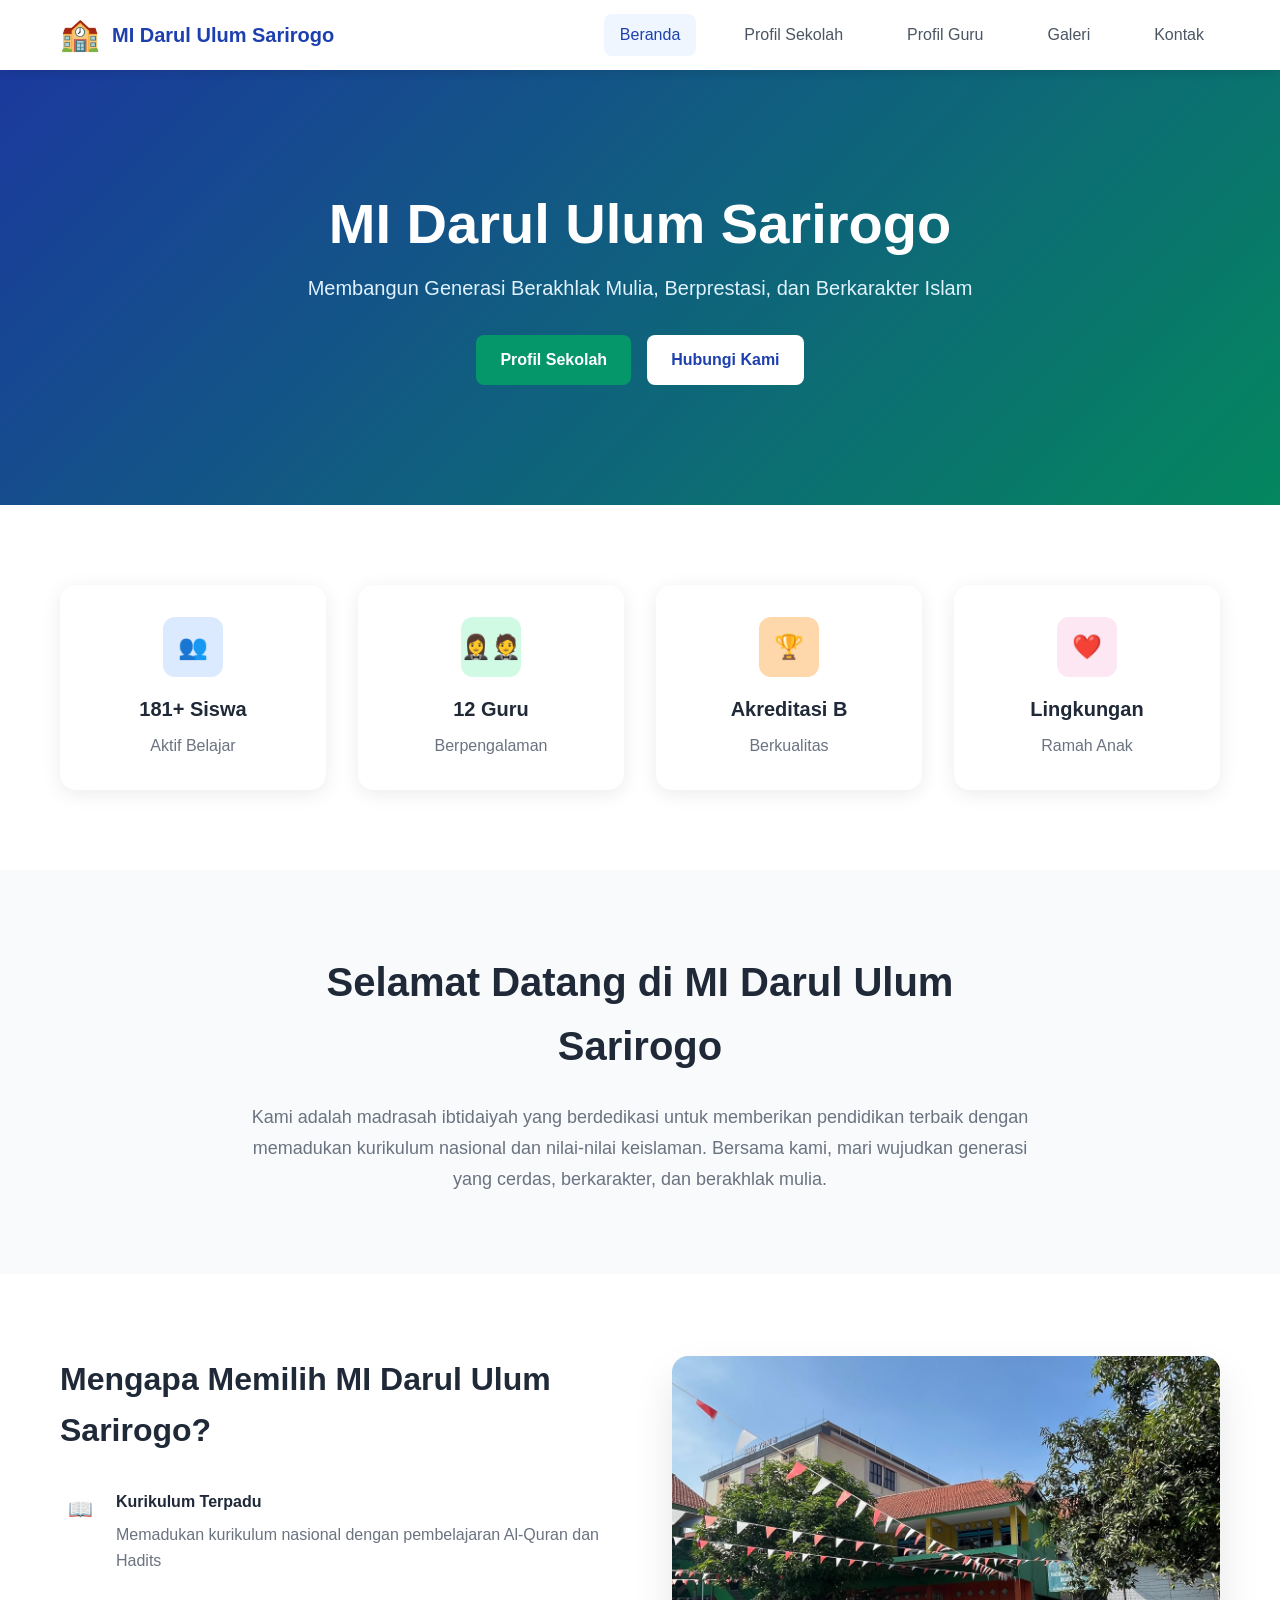
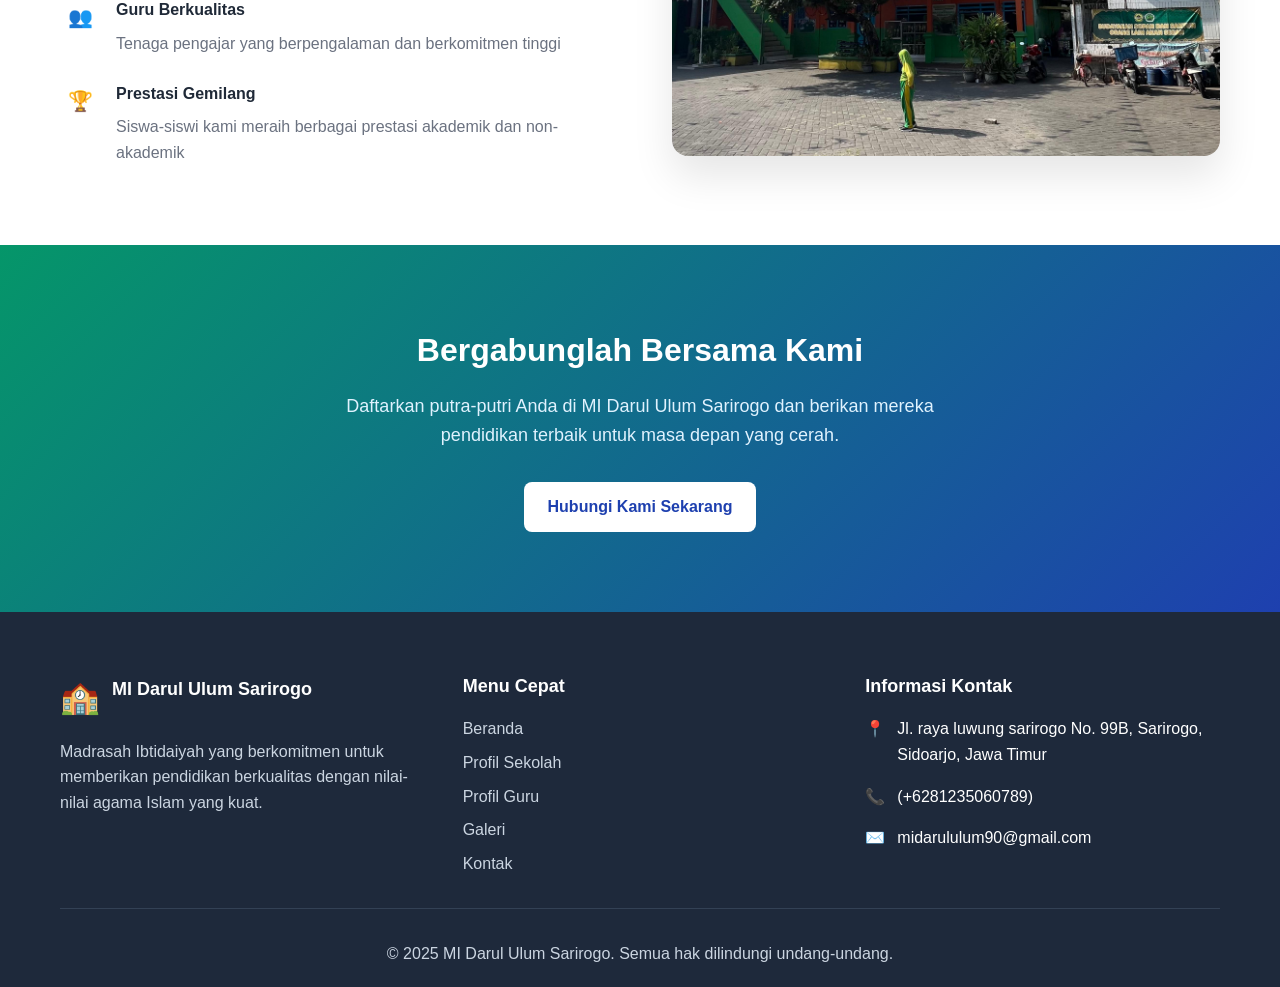
<file: index.html>
<!DOCTYPE html>
<html lang="id">
<head>
    <meta charset="UTF-8">
    <meta name="viewport" content="width=device-width, initial-scale=1.0">
    <title>MI Darul Ulum Sarirogo - Beranda</title>
    <link rel="stylesheet" href="styles.css">
</head>
<body>
    <!-- Navigation -->
    <nav class="navbar">
        <div class="nav-container">
            <div class="nav-brand">
                <div class="logo">🏫</div>
                <span class="brand-text">MI Darul Ulum Sarirogo</span>
            </div>
            <div class="nav-menu">
                <a href="index.html" class="nav-link active">Beranda</a>
                <a href="profile.html" class="nav-link">Profil Sekolah</a>
                <a href="teachers.html" class="nav-link">Profil Guru</a>
                <a href="gallery.html" class="nav-link">Galeri</a>
                <a href="contact.html" class="nav-link">Kontak</a>
            </div>
        </div>
    </nav>

    <!-- Hero Section -->
    <section class="hero">
        <div class="hero-content">
            <h1 class="hero-title">MI Darul Ulum Sarirogo</h1>
            <p class="hero-subtitle">Membangun Generasi Berakhlak Mulia, Berprestasi, dan Berkarakter Islam</p>
            <div class="hero-buttons">
                <a href="profile.html" class="btn btn-primary">Profil Sekolah</a>
                <a href="contact.html" class="btn btn-secondary">Hubungi Kami</a>
            </div>
        </div>
    </section>

    <!-- Quick Info Cards -->
    <section class="quick-info">
        <div class="container">
            <div class="info-grid">
                <div class="info-card">
                    <div class="info-icon blue">👥</div>
                    <h3>181+ Siswa</h3>
                    <p>Aktif Belajar</p>
                </div>
                <div class="info-card">
                    <div class="info-icon green">🤵‍♀🤵</div>
                    <h3>12 Guru</h3>
                    <p>Berpengalaman</p>
                </div>
                <div class="info-card">
                    <div class="info-icon orange">🏆</div>
                    <h3>Akreditasi B</h3>
                    <p>Berkualitas</p>
                </div>
                <div class="info-card">
                    <div class="info-icon pink">❤️</div>
                    <h3>Lingkungan</h3>
                    <p>Ramah Anak</p>
                </div>
            </div>
        </div>
    </section>

    <!-- Welcome Section -->
    <section class="welcome">
        <div class="container">
            <div class="welcome-content">
                <h2>Selamat Datang di MI Darul Ulum Sarirogo</h2>
                <p>Kami adalah madrasah ibtidaiyah yang berdedikasi untuk memberikan pendidikan terbaik dengan memadukan kurikulum nasional dan nilai-nilai keislaman. Bersama kami, mari wujudkan generasi yang cerdas, berkarakter, dan berakhlak mulia.</p>
            </div>
        </div>
    </section>

    <!-- Features Section -->
    <section class="features">
        <div class="container">
            <div class="features-grid">
                <div class="features-content">
                    <h3>Mengapa Memilih MI Darul Ulum Sarirogo?</h3>
                    <div class="feature-list">
                        <div class="feature-item">
                            <div class="feature-icon blue">📖</div>
                            <div class="feature-text">
                                <h4>Kurikulum Terpadu</h4>
                                <p>Memadukan kurikulum nasional dengan pembelajaran Al-Quran dan Hadits</p>
                            </div>
                        </div>
                        <div class="feature-item">
                            <div class="feature-icon green">👥</div>
                            <div class="feature-text">
                                <h4>Guru Berkualitas</h4>
                                <p>Tenaga pengajar yang berpengalaman dan berkomitmen tinggi</p>
                            </div>
                        </div>
                        <div class="feature-item">
                            <div class="feature-icon orange">🏆</div>
                            <div class="feature-text">
                                <h4>Prestasi Gemilang</h4>
                                <p>Siswa-siswi kami meraih berbagai prestasi akademik dan non-akademik</p>
                            </div>
                        </div>
                    </div>
                </div>
                <div class="features-image">
                    <img src="image/fotosekolah2.jpg" alt="Kegiatan belajar siswa">
                </div>
            </div>
        </div>
    </section>

    <!-- CTA Section -->
    <section class="cta">
        <div class="container">
            <div class="cta-content">
                <h3>Bergabunglah Bersama Kami</h3>
                <p>Daftarkan putra-putri Anda di MI Darul Ulum Sarirogo dan berikan mereka pendidikan terbaik untuk masa depan yang cerah.</p>
                <a href="contact.html" class="btn btn-white">Hubungi Kami Sekarang</a>
            </div>
        </div>
    </section>

    <!-- Footer -->
    <footer class="footer">
        <div class="container">
            <div class="footer-grid">
                <div class="footer-section">
                    <div class="footer-brand">
                        <div class="logo">🏫</div>
                        <h3>MI Darul Ulum Sarirogo</h3>
                    </div>
                    <p>Madrasah Ibtidaiyah yang berkomitmen untuk memberikan pendidikan berkualitas dengan nilai-nilai agama Islam yang kuat.</p>
                </div>
                <div class="footer-section">
                    <h3>Menu Cepat</h3>
                    <ul class="footer-links">
                        <li><a href="index.html">Beranda</a></li>
                        <li><a href="profile.html">Profil Sekolah</a></li>
                        <li><a href="teachers.html">Profil Guru</a></li>
                        <li><a href="gallery.html">Galeri</a></li>
                        <li><a href="contact.html">Kontak</a></li>
                    </ul>
                </div>
                <div class="footer-section">
                    <h3>Informasi Kontak</h3>
                    <div class="contact-info">
                        <div class="contact-item">
                            <span class="contact-icon">📍</span>
                            <span>Jl. raya luwung sarirogo No. 99B, Sarirogo, Sidoarjo, Jawa Timur</span>
                        </div>
                        <div class="contact-item">
                            <span class="contact-icon">📞</span>
                            <span>(+6281235060789)</span>
                        </div>
                        <div class="contact-item">
                            <span class="contact-icon">✉️</span>
                            <span>midarululum90@gmail.com</span>
                        </div>
                    </div>
                </div>
            </div>
            <div class="footer-bottom">
                <p>© 2025 MI Darul Ulum Sarirogo. Semua hak dilindungi undang-undang.</p>
            </div>
        </div>
    </footer>
</body>
</html>
</file>
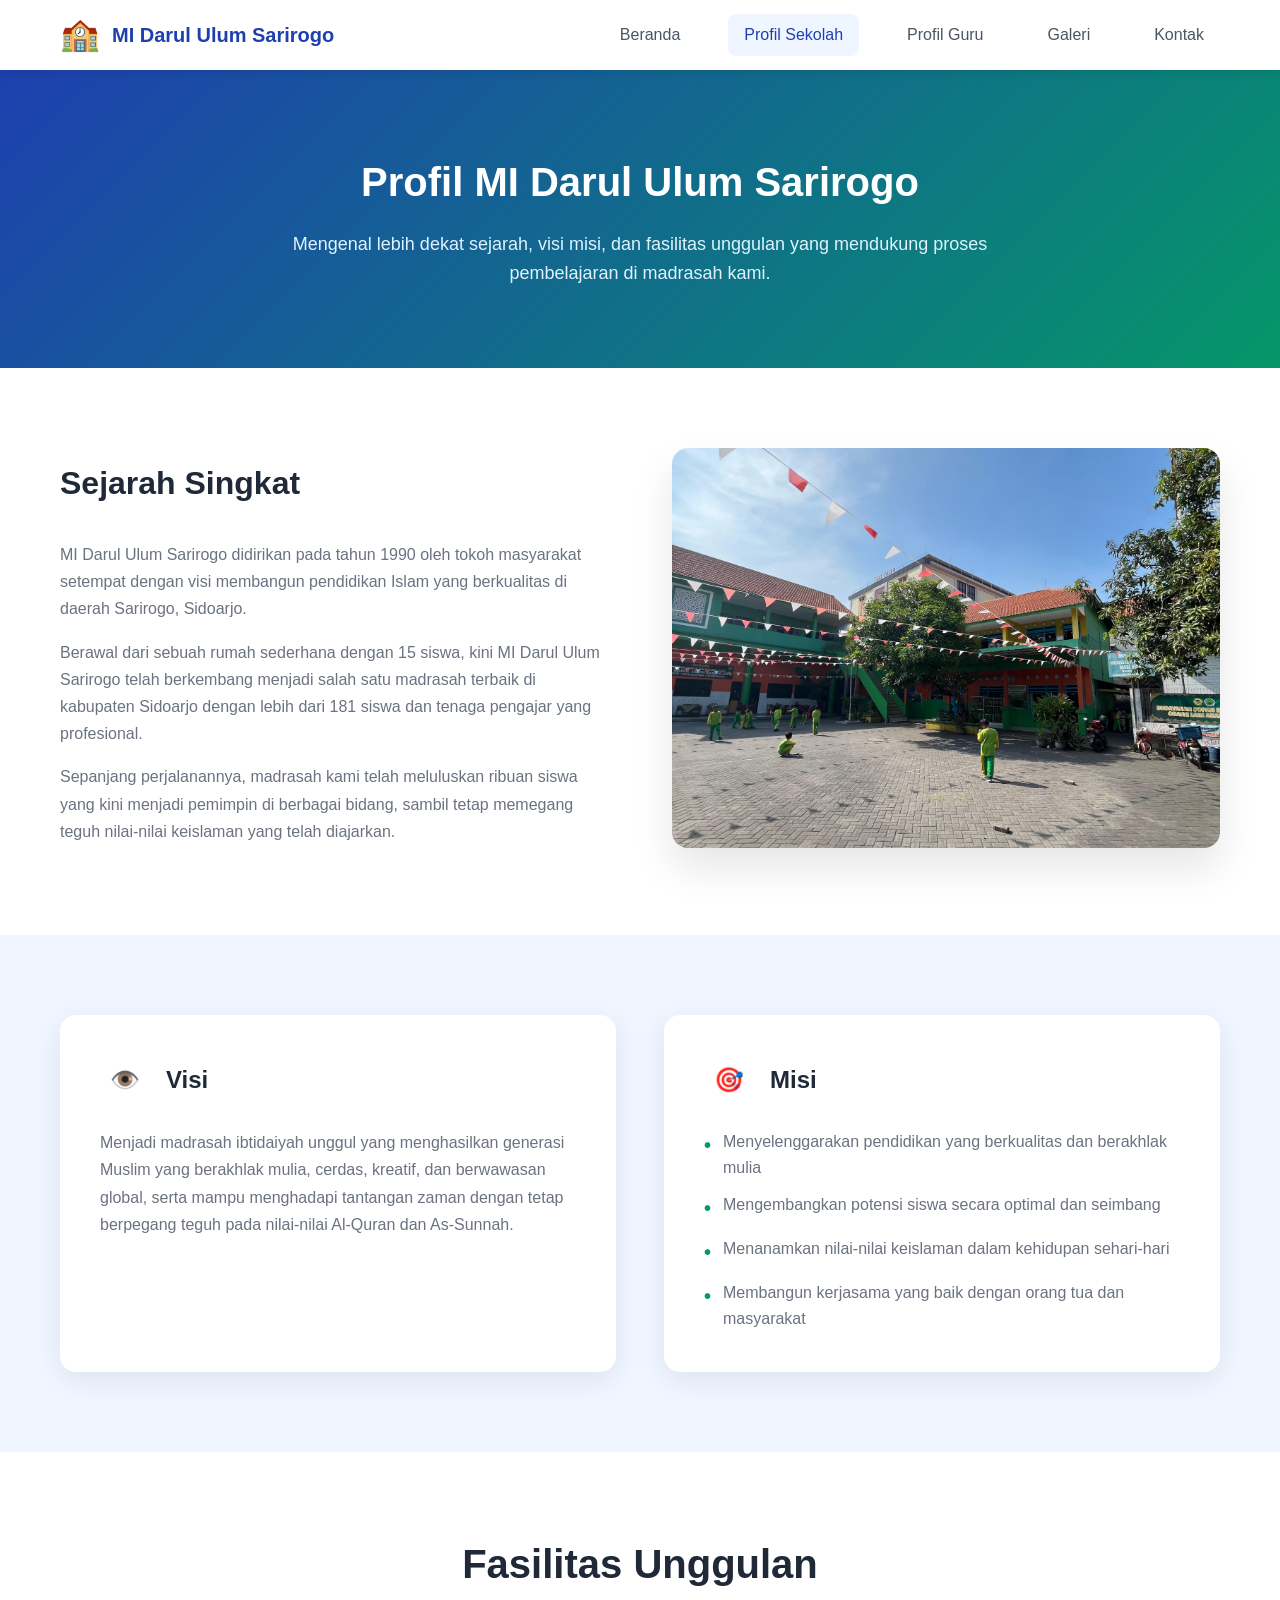
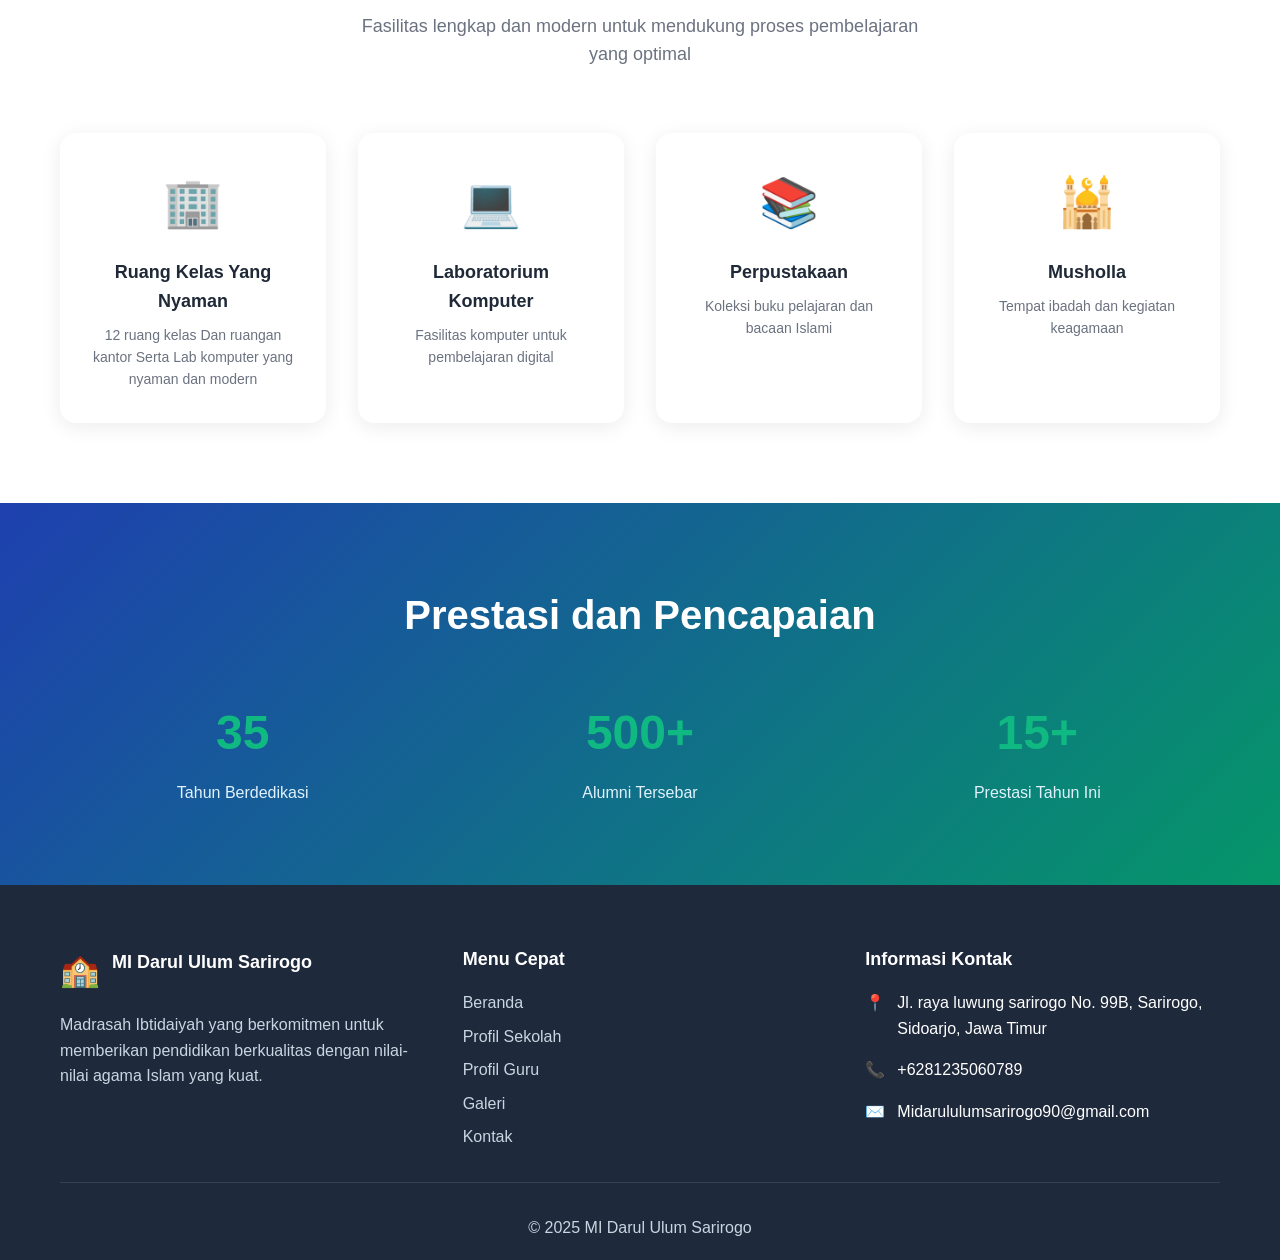
<file: profile.html>
<!DOCTYPE html>
<html lang="id">
<head>
    <meta charset="UTF-8">
    <meta name="viewport" content="width=device-width, initial-scale=1.0">
    <title>Profil Sekolah - MI Darul Ulum Sarirogo</title>
    <link rel="stylesheet" href="styles.css">
</head>
<body>
    <!-- Navigation -->
    <nav class="navbar">
        <div class="nav-container">
            <div class="nav-brand">
                <div class="logo">🏫</div>
                <span class="brand-text">MI Darul Ulum Sarirogo</span>
            </div>
            <div class="nav-menu">
                <a href="index.html" class="nav-link">Beranda</a>
                <a href="profile.html" class="nav-link active">Profil Sekolah</a>
                <a href="teachers.html" class="nav-link">Profil Guru</a>
                <a href="gallery.html" class="nav-link">Galeri</a>
                <a href="contact.html" class="nav-link">Kontak</a>
            </div>
        </div>
    </nav>

    <!-- Header Section -->
    <section class="page-header">
        <div class="container">
            <h1>Profil MI Darul Ulum Sarirogo</h1>
            <p>Mengenal lebih dekat sejarah, visi misi, dan fasilitas unggulan yang mendukung proses pembelajaran di madrasah kami.</p>
        </div>
    </section>

    <!-- History Section -->
    <section class="history">
        <div class="container">
            <div class="history-grid">
                <div class="history-content">
                    <h2>Sejarah Singkat</h2>
                    <div class="history-text">
                        <p>MI Darul Ulum Sarirogo didirikan pada tahun 1990 oleh tokoh masyarakat setempat dengan visi membangun pendidikan Islam yang berkualitas di daerah Sarirogo, Sidoarjo.</p>
                        <p>Berawal dari sebuah rumah sederhana dengan 15 siswa, kini MI Darul Ulum Sarirogo telah berkembang menjadi salah satu madrasah terbaik di kabupaten Sidoarjo dengan lebih dari 181 siswa dan tenaga pengajar yang profesional.</p>
                        <p>Sepanjang perjalanannya, madrasah kami telah meluluskan ribuan siswa yang kini menjadi pemimpin di berbagai bidang, sambil tetap memegang teguh nilai-nilai keislaman yang telah diajarkan.</p>
                    </div>
                </div>
                <div class="history-image">
                    <img src="image/fotosekolah1.jpg" alt="Gedung MI Darul Ulum Sarirogo">
                </div>
            </div>
        </div>
    </section>

    <!-- Vision & Mission -->
    <section class="vision-mission">
        <div class="container">
            <div class="vm-grid">
                <div class="vm-card">
                    <div class="vm-header">
                        <div class="vm-icon blue">👁️</div>
                        <h3>Visi</h3>
                    </div>
                    <p>Menjadi madrasah ibtidaiyah unggul yang menghasilkan generasi Muslim yang berakhlak mulia, cerdas, kreatif, dan berwawasan global, serta mampu menghadapi tantangan zaman dengan tetap berpegang teguh pada nilai-nilai Al-Quran dan As-Sunnah.</p>
                </div>
                <div class="vm-card">
                    <div class="vm-header">
                        <div class="vm-icon green">🎯</div>
                        <h3>Misi</h3>
                    </div>
                    <ul class="mission-list">
                        <li>Menyelenggarakan pendidikan yang berkualitas dan berakhlak mulia</li>
                        <li>Mengembangkan potensi siswa secara optimal dan seimbang</li>
                        <li>Menanamkan nilai-nilai keislaman dalam kehidupan sehari-hari</li>
                        <li>Membangun kerjasama yang baik dengan orang tua dan masyarakat</li>
                    </ul>
                </div>
            </div>
        </div>
    </section>

    <!-- Facilities -->
    <section class="facilities">
        <div class="container">
            <div class="section-header">
                <h2>Fasilitas Unggulan</h2>
                <p>Fasilitas lengkap dan modern untuk mendukung proses pembelajaran yang optimal</p>
            </div>
            <div class="facilities-grid">
                <div class="facility-card">
                    <div class="facility-icon">🏢</div>
                    <h4>Ruang Kelas Yang Nyaman</h4>
                    <p>12 ruang kelas Dan ruangan kantor Serta Lab komputer yang nyaman dan modern</p>
                </div>
                <div class="facility-card">
                    <div class="facility-icon">💻</div>
                    <h4>Laboratorium Komputer</h4>
                    <p>Fasilitas komputer untuk pembelajaran digital</p>
                </div>
                <div class="facility-card">
                    <div class="facility-icon">📚</div>
                    <h4>Perpustakaan</h4>
                    <p>Koleksi buku pelajaran dan bacaan Islami</p>
                </div>
                <div class="facility-card">
                    <div class="facility-icon">🕌</div>
                    <h4>Musholla</h4>
                    <p>Tempat ibadah dan kegiatan keagamaan</p>
                </div>
            </div>
        </div>
    </section>

    <!-- Achievement Section -->
    <section class="achievements">
        <div class="container">
            <h2>Prestasi dan Pencapaian</h2>
            <div class="achievement-grid">
                <div class="achievement-item">
                    <div class="achievement-number">35</div>
                    <p>Tahun Berdedikasi</p>
                </div>
                <div class="achievement-item">
                    <div class="achievement-number">500+</div>
                    <p>Alumni Tersebar</p>
                </div>
                <div class="achievement-item">
                    <div class="achievement-number">15+</div>
                    <p>Prestasi Tahun Ini</p>
                </div>
            </div>
        </div>
    </section>

    <!-- Footer -->
    <footer class="footer">
        <div class="container">
            <div class="footer-grid">
                <div class="footer-section">
                    <div class="footer-brand">
                        <div class="logo">🏫</div>
                        <h3>MI Darul Ulum Sarirogo</h3>
                    </div>
                    <p>Madrasah Ibtidaiyah yang berkomitmen untuk memberikan pendidikan berkualitas dengan nilai-nilai agama Islam yang kuat.</p>
                </div>
                <div class="footer-section">
                    <h3>Menu Cepat</h3>
                    <ul class="footer-links">
                        <li><a href="index.html">Beranda</a></li>
                        <li><a href="profile.html">Profil Sekolah</a></li>
                        <li><a href="teachers.html">Profil Guru</a></li>
                        <li><a href="gallery.html">Galeri</a></li>
                        <li><a href="contact.html">Kontak</a></li>
                    </ul>
                </div>
                <div class="footer-section">
                    <h3>Informasi Kontak</h3>
                    <div class="contact-info">
                        <div class="contact-item">
                            <span class="contact-icon">📍</span>
                            <span>Jl. raya luwung sarirogo No. 99B, Sarirogo, Sidoarjo, Jawa Timur</span>
                        </div>
                        <div class="contact-item">
                            <span class="contact-icon">📞</span>
                            <span>+6281235060789</span>
                        </div>
                        <div class="contact-item">
                            <span class="contact-icon">✉️</span>
                            <span>Midarululumsarirogo90@gmail.com</span>
                        </div>
                    </div>
                </div>
            </div>
            <div class="footer-bottom">
                <p>© 2025 MI Darul Ulum Sarirogo</p>
            </div>
        </div>
    </footer>
</body>
</html>
</file>
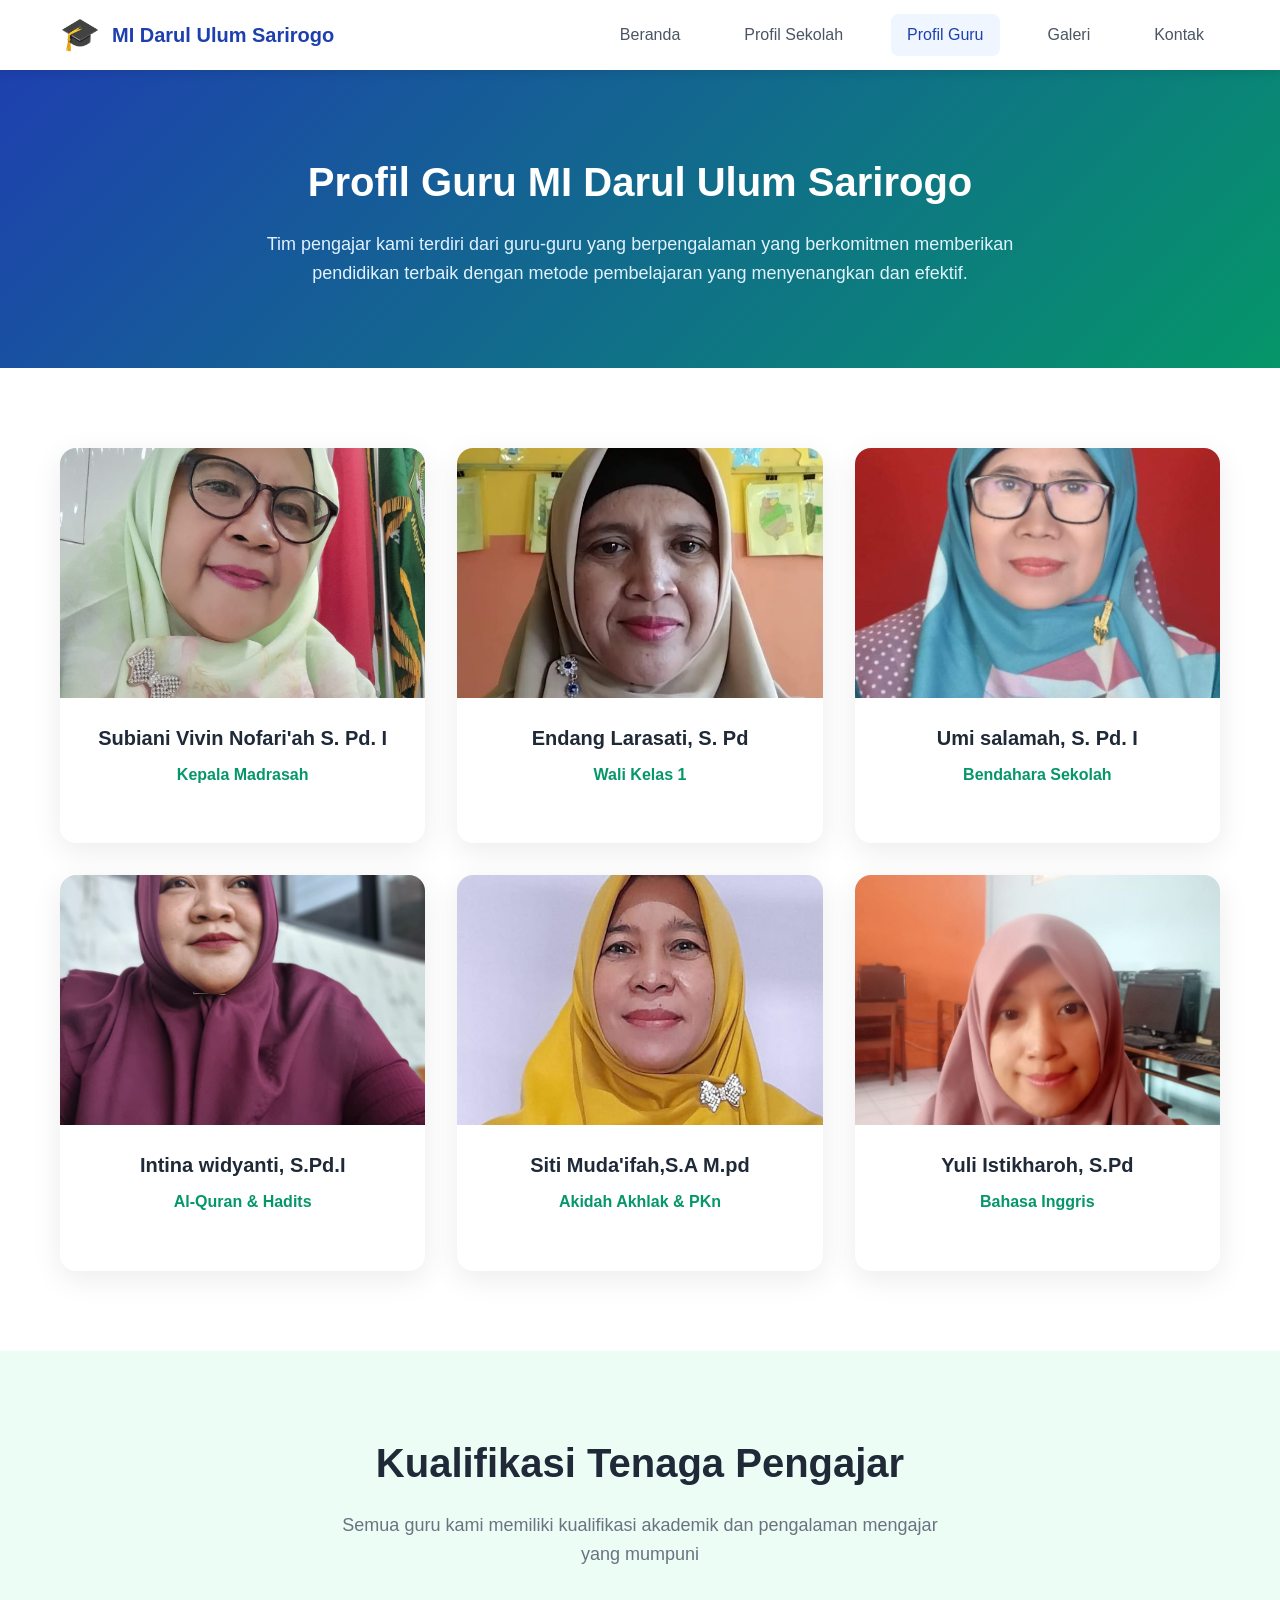
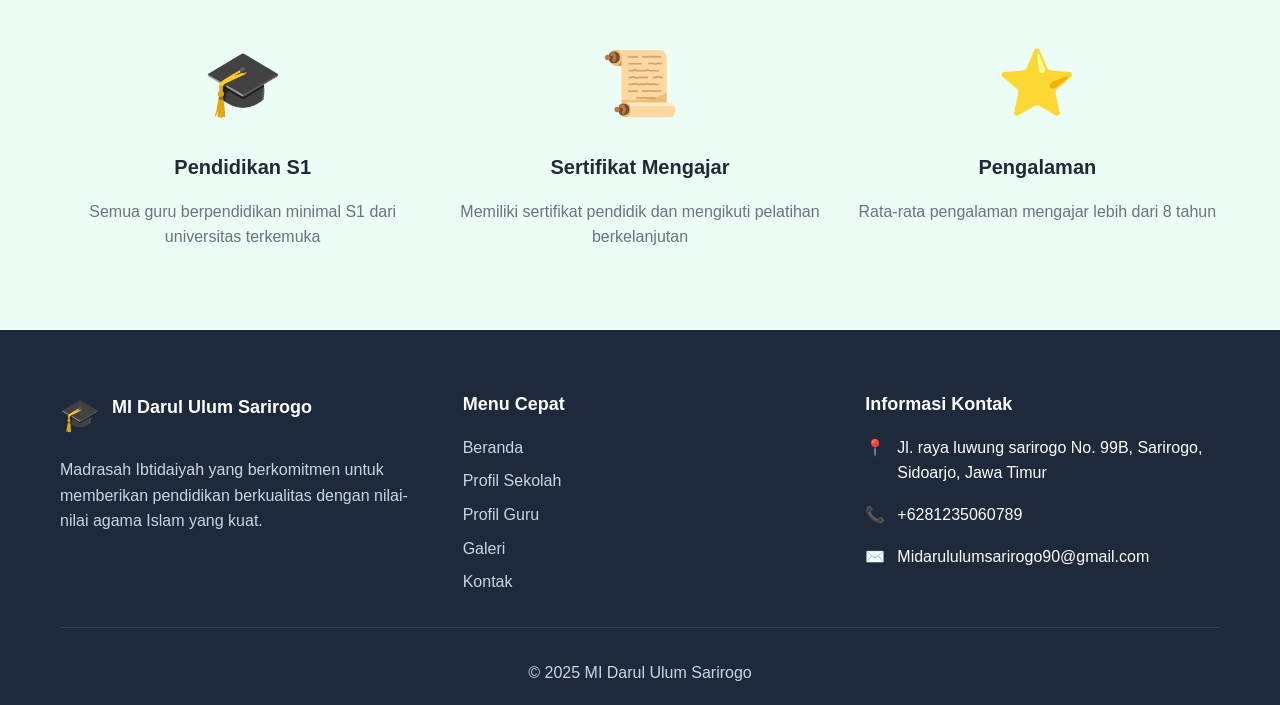
<file: teachers.html>
<!DOCTYPE html>
<html lang="id">
<head>
    <meta charset="UTF-8">
    <meta name="viewport" content="width=device-width, initial-scale=1.0">
    <title>Profil Guru - MI Darul Ulum Sarirogo</title>
    <link rel="stylesheet" href="styles.css">
</head>
<body>
    <!-- Navigation -->
    <nav class="navbar">
        <div class="nav-container">
            <div class="nav-brand">
                <div class="logo">🎓</div>
                <span class="brand-text">MI Darul Ulum Sarirogo</span>
            </div>
            <div class="nav-menu">
                <a href="index.html" class="nav-link">Beranda</a>
                <a href="profile.html" class="nav-link">Profil Sekolah</a>
                <a href="teachers.html" class="nav-link active">Profil Guru</a>
                <a href="gallery.html" class="nav-link">Galeri</a>
                <a href="contact.html" class="nav-link">Kontak</a>
            </div>
        </div>
    </nav>

    <!-- Header Section -->
    <section class="page-header">
        <div class="container">
            <h1>Profil Guru MI Darul Ulum Sarirogo</h1>
            <p>Tim pengajar kami terdiri dari guru-guru yang berpengalaman yang berkomitmen memberikan pendidikan terbaik dengan metode pembelajaran yang menyenangkan dan efektif.</p>
        </div>
    </section>

    <!-- Teachers Grid -->
    <section class="teachers">
        <div class="container">
            <div class="teachers-grid">
                <div class="teacher-card">
                    <div class="teacher-photo">
                        <img src="image/bubiyani.jpg" alt="Subiani Vivin Nofari'ah S. Pd. I">
                    </div>
                    <div class="teacher-info">
                        <h3>Subiani Vivin Nofari'ah S. Pd. I</h3>
                        <p class="teacher-subject">Kepala Madrasah</p>
                        <div class="teacher-details">
                            <div class="detail-item">
                                <span class="detail-icon"></span>
                                <span></span>
                            </div>
                            <div class="detail-item">
                                <span class="detail-icon"></span>
                                <span></span>
                            </div>
                            <div class="detail-item">
                                <span class="detail-icon"></span>
                                <span></span>
                            </div>
                        </div>
                    </div>
                </div>

                <div class="teacher-card">
                    <div class="teacher-photo">
                        <img src="image/buendang.jpg" alt="Endang Larasati, S. Pd">
                    </div>
                    <div class="teacher-info">
                        <h3>Endang Larasati, S. Pd</h3>
                        <p class="teacher-subject">Wali Kelas 1</p>
                        <div class="teacher-details">
                            <div class="detail-item">
                                <span class="detail-icon"></span>
                                <span></span>
                            </div>
                            <div class="detail-item">
                                <span class="detail-icon"></span>
                                <span></span>
                            </div>
                            <div class="detail-item">
                                <span class="detail-icon"></span>
                                <span></span>
                            </div>
                        </div>
                    </div>
                </div>

                <div class="teacher-card">
                    <div class="teacher-photo">
                        <img src="image/busalamah.jpg" alt="Umi salamah, S. Pd. I">
                    </div>
                    <div class="teacher-info">
                        <h3>Umi salamah, S. Pd. I</h3>
                        <p class="teacher-subject">Bendahara Sekolah</p>
                        <div class="teacher-details">
                            <div class="detail-item">
                                <span class="detail-icon"></span>
                                <span></span>
                            </div>
                            <div class="detail-item">
                                <span class="detail-icon"></span>
                                <span></span>
                            </div>
                            <div class="detail-item">
                                <span class="detail-icon"></span>
                                <span></span>
                            </div>
                        </div>
                    </div>
                </div>

                <div class="teacher-card">
                    <div class="teacher-photo">
                        <img src="image/butina.jpeg" alt="Ustadz Muhammad Ali">
                    </div>
                    <div class="teacher-info">
                        <h3>Intina widyanti, S.Pd.I</h3>
                        <p class="teacher-subject">Al-Quran & Hadits</p>
                        <div class="teacher-details">
                            <div class="detail-item">
                                <span class="detail-icon"></span>
                                <span></span>
                            </div>
                            <div class="detail-item">
                                <span class="detail-icon"></span>
                                <span></span>
                            </div>
                            <div class="detail-item">
                                <span class="detail-icon"></span>
                                <span></span>
                            </div>
                        </div>
                    </div>
                </div>

                <div class="teacher-card">
                    <div class="teacher-photo">
                        <img src="image/busiti.jpeg" alt="Siti Muda'ifah,S.A M.pd">
                    </div>
                    <div class="teacher-info">
                        <h3>Siti Muda'ifah,S.A M.pd</h3>
                        <p class="teacher-subject">Akidah Akhlak & PKn</p>
                        <div class="teacher-details">
                            <div class="detail-item">
                                <span class="detail-icon"></span>
                                <span></span>
                            </div>
                            <div class="detail-item">
                                <span class="detail-icon"></span>
                                <span></span>
                            </div>
                            <div class="detail-item">
                                <span class="detail-icon"></span>
                                <span></span>
                            </div>
                        </div>
                    </div>
                </div>

                <div class="teacher-card">
                    <div class="teacher-photo">
                        <img src="image/buyuli.jpg" alt="Yuli Istikharoh, S.Pd">
                    </div>
                    <div class="teacher-info">
                        <h3>Yuli Istikharoh, S.Pd</h3>
                        <p class="teacher-subject">Bahasa Inggris</p>
                        <div class="teacher-details">
                            <div class="detail-item">
                                <span class="detail-icon"></span>
                                <span></span>
                            </div>
                            <div class="detail-item">
                                <span class="detail-icon"></span>
                                <span></span>
                            </div>
                            <div class="detail-item">
                                <span class="detail-icon"></span>
                                <span></span>
                            </div>
                        </div>
                    </div>
                </div>
            </div>
        </div>
    </section>

    <!-- Teacher Qualifications -->
    <section class="qualifications">
        <div class="container">
            <div class="section-header">
                <h2>Kualifikasi Tenaga Pengajar</h2>
                <p>Semua guru kami memiliki kualifikasi akademik dan pengalaman mengajar yang mumpuni</p>
            </div>
            <div class="qualifications-grid">
                <div class="qualification-item">
                    <div class="qualification-icon">🎓</div>
                    <h3>Pendidikan S1</h3>
                    <p>Semua guru berpendidikan minimal S1 dari universitas terkemuka</p>
                </div>
                <div class="qualification-item">
                    <div class="qualification-icon">📜</div>
                    <h3>Sertifikat Mengajar</h3>
                    <p>Memiliki sertifikat pendidik dan mengikuti pelatihan berkelanjutan</p>
                </div>
                <div class="qualification-item">
                    <div class="qualification-icon">⭐</div>
                    <h3>Pengalaman</h3>
                    <p>Rata-rata pengalaman mengajar lebih dari 8 tahun</p>
                </div>
            </div>
        </div>
    </section>

    <!-- Footer -->
    <footer class="footer">
        <div class="container">
            <div class="footer-grid">
                <div class="footer-section">
                    <div class="footer-brand">
                        <div class="logo">🎓</div>
                        <h3>MI Darul Ulum Sarirogo</h3>
                    </div>
                    <p>Madrasah Ibtidaiyah yang berkomitmen untuk memberikan pendidikan berkualitas dengan nilai-nilai agama Islam yang kuat.</p>
                </div>
                <div class="footer-section">
                    <h3>Menu Cepat</h3>
                    <ul class="footer-links">
                        <li><a href="index.html">Beranda</a></li>
                        <li><a href="profile.html">Profil Sekolah</a></li>
                        <li><a href="teachers.html">Profil Guru</a></li>
                        <li><a href="gallery.html">Galeri</a></li>
                        <li><a href="contact.html">Kontak</a></li>
                    </ul>
                </div>
                <div class="footer-section">
                    <h3>Informasi Kontak</h3>
                    <div class="contact-info">
                        <div class="contact-item">
                            <span class="contact-icon">📍</span>
                            <span>Jl. raya luwung sarirogo No. 99B, Sarirogo, Sidoarjo, Jawa Timur</span>
                        </div>
                        <div class="contact-item">
                            <span class="contact-icon">📞</span>
                            <span>+6281235060789</span>
                        </div>
                        <div class="contact-item">
                            <span class="contact-icon">✉️</span>
                            <span>Midarululumsarirogo90@gmail.com</span>
                        </div>
                    </div>
                </div>
            </div>
            <div class="footer-bottom">
                <p>© 2025 MI Darul Ulum Sarirogo</p>
            </div>
        </div>
    </footer>
</body>
</html>
</file>
<file: styles.css>
/* Reset and Base Styles */
* {
    margin: 0;
    padding: 0;
    box-sizing: border-box;
}

body {
    font-family: 'Segoe UI', Tahoma, Geneva, Verdana, sans-serif;
    line-height: 1.6;
    color: #333;
    background-color: #f8fafc;
}

.container {
    max-width: 1200px;
    margin: 0 auto;
    padding: 0 20px;
}

/* Navigation */
.navbar {
    background: white;
    box-shadow: 0 2px 10px rgba(0, 0, 0, 0.1);
    position: sticky;
    top: 0;
    z-index: 1000;
}

.nav-container {
    max-width: 1200px;
    margin: 0 auto;
    padding: 0 20px;
    display: flex;
    justify-content: space-between;
    align-items: center;
    height: 70px;
}

.nav-brand {
    display: flex;
    align-items: center;
    gap: 12px;
}

.logo {
    font-size: 2rem;
}

.brand-text {
    font-size: 1.25rem;
    font-weight: bold;
    color: #1e40af;
}

.nav-menu {
    display: flex;
    gap: 2rem;
}

.nav-link {
    text-decoration: none;
    color: #4b5563;
    font-weight: 500;
    padding: 8px 16px;
    border-radius: 8px;
    transition: all 0.3s ease;
}

.nav-link:hover,
.nav-link.active {
    color: #1e40af;
    background-color: #eff6ff;
}

/* Hero Section */
.hero {
    background: linear-gradient(135deg, #1e40af 0%, #059669 100%);
    color: white;
    padding: 120px 0;
    text-align: center;
    position: relative;
    overflow: hidden;
}

.hero::before {
    content: '';
    position: absolute;
    top: 0;
    left: 0;
    right: 0;
    bottom: 0;
    background: rgba(0, 0, 0, 0.1);
}

.hero-content {
    position: relative;
    z-index: 1;
    max-width: 800px;
    margin: 0 auto;
    padding: 0 20px;
}

.hero-title {
    font-size: 3.5rem;
    font-weight: bold;
    margin-bottom: 1rem;
    line-height: 1.2;
}

.hero-subtitle {
    font-size: 1.25rem;
    margin-bottom: 2rem;
    color: #e0f2fe;
    line-height: 1.5;
}

.hero-buttons {
    display: flex;
    gap: 1rem;
    justify-content: center;
    flex-wrap: wrap;
}

/* Buttons */
.btn {
    display: inline-flex;
    align-items: center;
    gap: 8px;
    padding: 12px 24px;
    border-radius: 8px;
    text-decoration: none;
    font-weight: 600;
    transition: all 0.3s ease;
    border: none;
    cursor: pointer;
}

.btn-primary {
    background-color: #059669;
    color: white;
}

.btn-primary:hover {
    background-color: #047857;
    transform: translateY(-2px);
    box-shadow: 0 8px 25px rgba(5, 150, 105, 0.3);
}

.btn-secondary {
    background-color: white;
    color: #1e40af;
}

.btn-secondary:hover {
    background-color: #f8fafc;
    transform: translateY(-2px);
    box-shadow: 0 8px 25px rgba(30, 64, 175, 0.2);
}

.btn-white {
    background-color: white;
    color: #1e40af;
}

.btn-white:hover {
    background-color: #f8fafc;
    transform: translateY(-2px);
}

.btn-full {
    width: 100%;
    justify-content: center;
}

/* Quick Info Cards */
.quick-info {
    padding: 80px 0;
    background: white;
}

.info-grid {
    display: grid;
    grid-template-columns: repeat(auto-fit, minmax(250px, 1fr));
    gap: 2rem;
}

.info-card {
    background: white;
    padding: 2rem;
    border-radius: 16px;
    box-shadow: 0 4px 20px rgba(0, 0, 0, 0.08);
    text-align: center;
    transition: all 0.3s ease;
}

.info-card:hover {
    transform: translateY(-8px);
    box-shadow: 0 12px 40px rgba(0, 0, 0, 0.15);
}

.info-icon {
    width: 60px;
    height: 60px;
    border-radius: 12px;
    display: flex;
    align-items: center;
    justify-content: center;
    margin: 0 auto 1rem;
    font-size: 1.5rem;
}

.info-icon.blue { background-color: #dbeafe; }
.info-icon.green { background-color: #d1fae5; }
.info-icon.orange { background-color: #fed7aa; }
.info-icon.pink { background-color: #fce7f3; }
.info-icon.purple { background-color: #e9d5ff; }

.info-card h3 {
    font-size: 1.25rem;
    font-weight: bold;
    color: #1f2937;
    margin-bottom: 0.5rem;
}

.info-card p {
    color: #6b7280;
}

/* Welcome Section */
.welcome {
    padding: 80px 0;
    background: hsl(210, 40%, 98%);
}

.welcome-content {
    text-align: center;
    max-width: 800px;
    margin: 0 auto;
}

.welcome h2 {
    font-size: 2.5rem;
    font-weight: bold;
    color: #1f2937;
    margin-bottom: 1.5rem;
}

.welcome p {
    font-size: 1.125rem;
    color: #6b7280;
    line-height: 1.7;
}

/* Features Section */
.features {
    padding: 80px 0;
    background: white;
}

.features-grid {
    display: grid;
    grid-template-columns: 1fr 1fr;
    gap: 4rem;
    align-items: center;
}

.features-content h3 {
    font-size: 2rem;
    font-weight: bold;
    color: #1f2937;
    margin-bottom: 2rem;
}

.feature-list {
    display: flex;
    flex-direction: column;
    gap: 1.5rem;
}

.feature-item {
    display: flex;
    align-items: flex-start;
    gap: 1rem;
}

.feature-icon {
    width: 40px;
    height: 40px;
    border-radius: 8px;
    display: flex;
    align-items: center;
    justify-content: center;
    font-size: 1.25rem;
    flex-shrink: 0;
}

.feature-text h4 {
    font-weight: 600;
    color: #1f2937;
    margin-bottom: 0.5rem;
}

.feature-text p {
    color: #6b7280;
}

.features-image {
    position: relative;
}

.features-image img {
    width: 100%;
    height: 400px;
    object-fit: cover;
    border-radius: 16px;
    box-shadow: 0 20px 40px rgba(0, 0, 0, 0.1);
}

/* CTA Section */
.cta {
    background: linear-gradient(135deg, #059669 0%, #1e40af 100%);
    color: white;
    padding: 80px 0;
}

.cta-content {
    text-align: center;
    max-width: 600px;
    margin: 0 auto;
}

.cta h3 {
    font-size: 2rem;
    font-weight: bold;
    margin-bottom: 1rem;
}

.cta p {
    font-size: 1.125rem;
    color: #e0f2fe;
    margin-bottom: 2rem;
    line-height: 1.6;
}

/* Page Header */
.page-header {
    background: linear-gradient(135deg, #1e40af 0%, #059669 100%);
    color: white;
    padding: 80px 0;
    text-align: center;
}

.page-header h1 {
    font-size: 2.5rem;
    font-weight: bold;
    margin-bottom: 1rem;
}

.page-header p {
    font-size: 1.125rem;
    color: #e0f2fe;
    max-width: 800px;
    margin: 0 auto;
    line-height: 1.6;
}

/* History Section */
.history {
    padding: 80px 0;
    background: white;
}

.history-grid {
    display: grid;
    grid-template-columns: 1fr 1fr;
    gap: 4rem;
    align-items: center;
}

.history-content h2 {
    font-size: 2rem;
    font-weight: bold;
    color: #1f2937;
    margin-bottom: 2rem;
}

.history-text {
    display: flex;
    flex-direction: column;
    gap: 1rem;
}

.history-text p {
    color: #6b7280;
    line-height: 1.7;
}

.history-image {
    position: relative;
}

.history-image img {
    width: 100%;
    height: 400px;
    object-fit: cover;
    border-radius: 16px;
    box-shadow: 0 20px 40px rgba(0, 0, 0, 0.1);
}

/* Vision & Mission */
.vision-mission {
    padding: 80px 0;
    background: #eff6ff;
}

.vm-grid {
    display: grid;
    grid-template-columns: 1fr 1fr;
    gap: 3rem;
}

.vm-card {
    background: white;
    padding: 2.5rem;
    border-radius: 16px;
    box-shadow: 0 8px 30px rgba(0, 0, 0, 0.08);
}

.vm-header {
    display: flex;
    align-items: center;
    gap: 1rem;
    margin-bottom: 1.5rem;
}

.vm-icon {
    width: 50px;
    height: 50px;
    border-radius: 12px;
    display: flex;
    align-items: center;
    justify-content: center;
    font-size: 1.5rem;
}

.vm-card h3 {
    font-size: 1.5rem;
    font-weight: bold;
    color: #1f2937;
}

.vm-card p {
    color: #6b7280;
    line-height: 1.7;
}

.mission-list {
    list-style: none;
    display: flex;
    flex-direction: column;
    gap: 0.75rem;
}

.mission-list li {
    display: flex;
    align-items: flex-start;
    gap: 0.75rem;
    color: #6b7280;
    line-height: 1.6;
}

.mission-list li::before {
    content: '•';
    color: #059669;
    font-weight: bold;
    font-size: 1.25rem;
    flex-shrink: 0;
}

/* Facilities */
.facilities {
    padding: 80px 0;
    background: white;
}

.section-header {
    text-align: center;
    margin-bottom: 4rem;
}

.section-header h2 {
    font-size: 2.5rem;
    font-weight: bold;
    color: #1f2937;
    margin-bottom: 1rem;
}

.section-header p {
    font-size: 1.125rem;
    color: #6b7280;
    max-width: 600px;
    margin: 0 auto;
}

.facilities-grid {
    display: grid;
    grid-template-columns: repeat(auto-fit, minmax(250px, 1fr));
    gap: 2rem;
}

.facility-card {
    background: white;
    padding: 2rem;
    border-radius: 16px;
    box-shadow: 0 4px 20px rgba(0, 0, 0, 0.08);
    text-align: center;
    transition: all 0.3s ease;
}

.facility-card:hover {
    transform: translateY(-8px);
    box-shadow: 0 12px 40px rgba(0, 0, 0, 0.15);
}

.facility-icon {
    font-size: 3rem;
    margin-bottom: 1rem;
}

.facility-card h4 {
    font-size: 1.125rem;
    font-weight: 600;
    color: #1f2937;
    margin-bottom: 0.5rem;
}

.facility-card p {
    color: #6b7280;
    font-size: 0.875rem;
}

/* Achievements */
.achievements {
    background: linear-gradient(135deg, #1e40af 0%, #059669 100%);
    color: white;
    padding: 80px 0;
    text-align: center;
}

.achievements h2 {
    font-size: 2.5rem;
    font-weight: bold;
    margin-bottom: 3rem;
}

.achievement-grid {
    display: grid;
    grid-template-columns: repeat(auto-fit, minmax(200px, 1fr));
    gap: 2rem;
}

.achievement-item {
    text-align: center;
}

.achievement-number {
    font-size: 3rem;
    font-weight: bold;
    color: #10b981;
    margin-bottom: 0.5rem;
}

.achievement-item p {
    color: #e0f2fe;
}

/* Teachers Page */
.teachers {
    padding: 80px 0;
    background: white;
}

.teachers-grid {
    display: grid;
    grid-template-columns: repeat(auto-fit, minmax(350px, 1fr));
    gap: 2rem;
}

.teacher-card {
    background: white;
    border-radius: 16px;
    box-shadow: 0 8px 30px rgba(0, 0, 0, 0.08);
    overflow: hidden;
    transition: all 0.3s ease;
}

.teacher-card:hover {
    transform: translateY(-8px);
    box-shadow: 0 20px 50px rgba(0, 0, 0, 0.15);
}

.teacher-photo {
    height: 250px;
    overflow: hidden;
    position: relative;
}

.teacher-photo img {
    width: 100%;
    height: 100%;
    object-fit: cover;
    transition: transform 0.3s ease;
}

.teacher-card:hover .teacher-photo img {
    transform: scale(1.05);
}

.teacher-info {
    padding: 1.5rem;
}

.teacher-info h3 {
    font-size: 1.25rem;
    font-weight: bold;
    color: #1f2937;
    margin-bottom: 0.5rem;
    text-align: center;
}

.teacher-subject {
    color: #059669;
    font-weight: 600;
    text-align: center;
    margin-bottom: 1rem;
}

.teacher-details {
    display: flex;
    flex-direction: column;
    gap: 0.5rem;
}

.detail-item {
    display: flex;
    align-items: center;
    gap: 0.5rem;
    color: #6b7280;
    font-size: 0.875rem;
}

.detail-icon {
    color: #1e40af;
}

/* Qualifications */
.qualifications {
    padding: 80px 0;
    background: #ecfdf5;
}

.qualifications-grid {
    display: grid;
    grid-template-columns: repeat(auto-fit, minmax(300px, 1fr));
    gap: 2rem;
}

.qualification-item {
    text-align: center;
}

.qualification-icon {
    font-size: 4rem;
    margin-bottom: 1rem;
}

.qualification-item h3 {
    font-size: 1.25rem;
    font-weight: bold;
    color: #1f2937;
    margin-bottom: 1rem;
}

.qualification-item p {
    color: #6b7280;
}

/* Gallery */
.gallery {
    padding: 80px 0;
    background: white;
}

.gallery-grid {
    display: grid;
    grid-template-columns: repeat(auto-fit, minmax(350px, 1fr));
    gap: 2rem;
}

.gallery-item {
    position: relative;
    border-radius: 16px;
    overflow: hidden;
    box-shadow: 0 8px 30px rgba(0, 0, 0, 0.08);
    transition: all 0.3s ease;
}

.gallery-item:hover {
    transform: translateY(-8px);
    box-shadow: 0 20px 50px rgba(0, 0, 0, 0.15);
}

.gallery-item img {
    width: 100%;
    height: 250px;
    object-fit: cover;
    transition: transform 0.3s ease;
}

.gallery-item:hover img {
    transform: scale(1.1);
}

.gallery-overlay {
    position: absolute;
    bottom: 0;
    left: 0;
    right: 0;
    background: linear-gradient(transparent, rgba(0, 0, 0, 0.8));
    color: white;
    padding: 2rem 1.5rem 1.5rem;
}

.gallery-category {
    background: #059669;
    color: white;
    padding: 4px 12px;
    border-radius: 20px;
    font-size: 0.75rem;
    font-weight: 600;
    display: inline-block;
    margin-bottom: 0.5rem;
}

.gallery-overlay h3 {
    font-size: 1.125rem;
    font-weight: 600;
}

/* Gallery Stats */
.gallery-stats {
    background: linear-gradient(135deg, #1e40af 0%, #059669 100%);
    color: white;
    padding: 80px 0;
    text-align: center;
}

.gallery-stats h2 {
    font-size: 2.5rem;
    font-weight: bold;
    margin-bottom: 3rem;
}

.stats-grid {
    display: grid;
    grid-template-columns: repeat(auto-fit, minmax(200px, 1fr));
    gap: 2rem;
}

.stat-item {
    text-align: center;
}

.stat-number {
    font-size: 3rem;
    font-weight: bold;
    color: #10b981;
    margin-bottom: 0.5rem;
}

.stat-item p {
    color: #e0f2fe;
}

/* Contact Section */
.contact-section {
    padding: 80px 0;
    background: white;
}

.contact-grid {
    display: grid;
    grid-template-columns: 1fr 1fr;
    gap: 4rem;
}

.contact-info-section h2 {
    font-size: 2rem;
    font-weight: bold;
    color: #1f2937;
    margin-bottom: 2rem;
}

.contact-details {
    display: flex;
    flex-direction: column;
    gap: 2rem;
    margin-bottom: 2rem;
}

.contact-detail {
    display: flex;
    align-items: flex-start;
    gap: 1rem;
}

.contact-detail-icon {
    width: 50px;
    height: 50px;
    border-radius: 12px;
    display: flex;
    align-items: center;
    justify-content: center;
    font-size: 1.25rem;
    flex-shrink: 0;
}

.contact-detail-content h3 {
    font-weight: 600;
    color: #1f2937;
    margin-bottom: 0.25rem;
}

.contact-detail-content p {
    color: #6b7280;
    line-height: 1.5;
}

.map-placeholder {
  width: 100%;
  max-width: 600px; /* biar nggak terlalu lebar */
  margin: 20px auto; /* kasih jarak dari section lain */
  text-align: center;
}

.map-content {
  background: #f9f9f9;
  padding: 15px;
  border-radius: 12px;
  box-shadow: 0 4px 10px rgba(0,0,0,0.1);
}

.map-content iframe {
  width: 100%;
  height: 350px;
  border: none;
  border-radius: 10px;
  margin-top: 10px;
  display: block;
}

/* Contact Form */
.contact-form-section {
    background: white;
    border-radius: 16px;
    box-shadow: 0 8px 30px rgba(0, 0, 0, 0.08);
    padding: 2.5rem;
}

.contact-form-section h2 {
    font-size: 2rem;
    font-weight: bold;
    color: #1f2937;
    margin-bottom: 2rem;
}

.contact-form {
    display: flex;
    flex-direction: column;
    gap: 1.5rem;
}

.form-group {
    display: flex;
    flex-direction: column;
    gap: 0.5rem;
}

.form-group label {
    font-weight: 500;
    color: #374151;
}

.form-group input,
.form-group textarea {
    padding: 12px 16px;
    border: 1px solid #d1d5db;
    border-radius: 8px;
    font-size: 1rem;
    transition: all 0.3s ease;
}

.form-group input:focus,
.form-group textarea:focus {
    outline: none;
    border-color: #3b82f6;
    box-shadow: 0 0 0 3px rgba(59, 130, 246, 0.1);
}

.form-group textarea {
    resize: vertical;
    min-height: 120px;
}

/* Registration Info */
.map-info-wrapper {
  display: flex;
  gap: 2rem;
  align-items: flex-start;
  flex-wrap: wrap;
}

.map-info-wrapper .map {
  flex: 2;
}

.map-info-wrapper .info {
  flex: 1;
  background: #fff;
  padding: 2rem;
  border-radius: 12px;
  box-shadow: 0 4px 20px rgba(0,0,0,0.08);
}

.map-info-wrapper .info h2 {
  font-size: 1.75rem;
  font-weight: bold;
  margin-bottom: 1rem;
  color: #1f2937;
}

.map-info-wrapper .info p {
  color: #6b7280;
  line-height: 1.6;
}

.registration-info {
    padding: 80px 0;
    background: #eff6ff;
}

.registration-grid {
    display: grid;
    grid-template-columns: repeat(auto-fit, minmax(300px, 1fr));
    gap: 2rem;
}

.registration-card {
    background: white;
    padding: 2rem;
    border-radius: 16px;
    box-shadow: 0 4px 20px rgba(0, 0, 0, 0.08);
    text-align: center;
    transition: all 0.3s ease;
}

.registration-card:hover {
    transform: translateY(-4px);
    box-shadow: 0 12px 40px rgba(0, 0, 0, 0.12);
}

.registration-icon {
    font-size: 4rem;
    margin-bottom: 1rem;
}

.registration-card h3 {
    font-weight: bold;
    color: #1f2937;
    margin-bottom: 0.5rem;
}

.registration-card p {
    color: #6b7280;
    font-size: 0.875rem;
}

/* Footer */
.footer {
    background: #1e293b;
    color: white;
    padding: 60px 0 20px;
}

.footer-grid {
    display: grid;
    grid-template-columns: repeat(auto-fit, minmax(250px, 1fr));
    gap: 3rem;
    margin-bottom: 2rem;
}

.footer-brand {
    display: flex;
    align-items: center;
    gap: 12px;
    margin-bottom: 1rem;
}

.footer-section h3 {
    font-size: 1.125rem;
    font-weight: 600;
    margin-bottom: 1rem;
}

.footer-section p {
    color: #cbd5e1;
    line-height: 1.6;
}

.footer-links {
    list-style: none;
    display: flex;
    flex-direction: column;
    gap: 0.5rem;
}

.footer-links a {
    color: #cbd5e1;
    text-decoration: none;
    transition: color 0.3s ease;
}

.footer-links a:hover {
    color: #10b981;
}

.contact-info {
    display: flex;
    flex-direction: column;
    gap: 1rem;
}

.contact-item {
    display: flex;
    align-items: flex-start;
    gap: 0.75rem;
}

.contact-icon {
    flex-shrink: 0;
}

.footer-bottom {
    border-top: 1px solid #334155;
    padding-top: 2rem;
    text-align: center;
}

.footer-bottom p {
    color: #cbd5e1;
}

/* Responsive Design */
@media (max-width: 768px) {
    .nav-menu {
        display: none;
    }
    
    .hero-title {
        font-size: 2.5rem;
    }
    
    .hero-subtitle {
        font-size: 1.125rem;
    }
    
    .hero-buttons {
        flex-direction: column;
        align-items: center;
    }
    
    .features-grid,
    .history-grid,
    .vm-grid,
    .contact-grid {
        grid-template-columns: 1fr;
        gap: 2rem;
    }
    
    .info-grid {
        grid-template-columns: repeat(auto-fit, minmax(200px, 1fr));
        gap: 1rem;
    }
    
    .teachers-grid {
        grid-template-columns: 1fr;
    }
    
    .gallery-grid {
        grid-template-columns: 1fr;
    }
    
    .achievement-grid,
    .stats-grid {
        grid-template-columns: repeat(2, 1fr);
    }
    
    .section-header h2 {
        font-size: 2rem;
    }
    
    .page-header h1 {
        font-size: 2rem;
    }
    
    .welcome h2 {
        font-size: 2rem;
    }
    
    .features-content h3,
    .history-content h2 {
        font-size: 1.75rem;
    }
}

@media (max-width: 480px) {
    .container {
        padding: 0 15px;
    }
    
    .hero {
        padding: 80px 0;
    }
    
    .hero-title {
        font-size: 2rem;
    }
    
    .hero-subtitle {
        font-size: 1rem;
    }
    
    .info-grid {
        grid-template-columns: 1fr;
    }
    
    .achievement-grid,
    .stats-grid {
        grid-template-columns: 1fr;
    }
    
    .vm-card,
    .contact-form-section {
        padding: 1.5rem;
    }
    
    .footer-grid {
        grid-template-columns: 1fr;
        gap: 2rem;
    }
}
</file>
